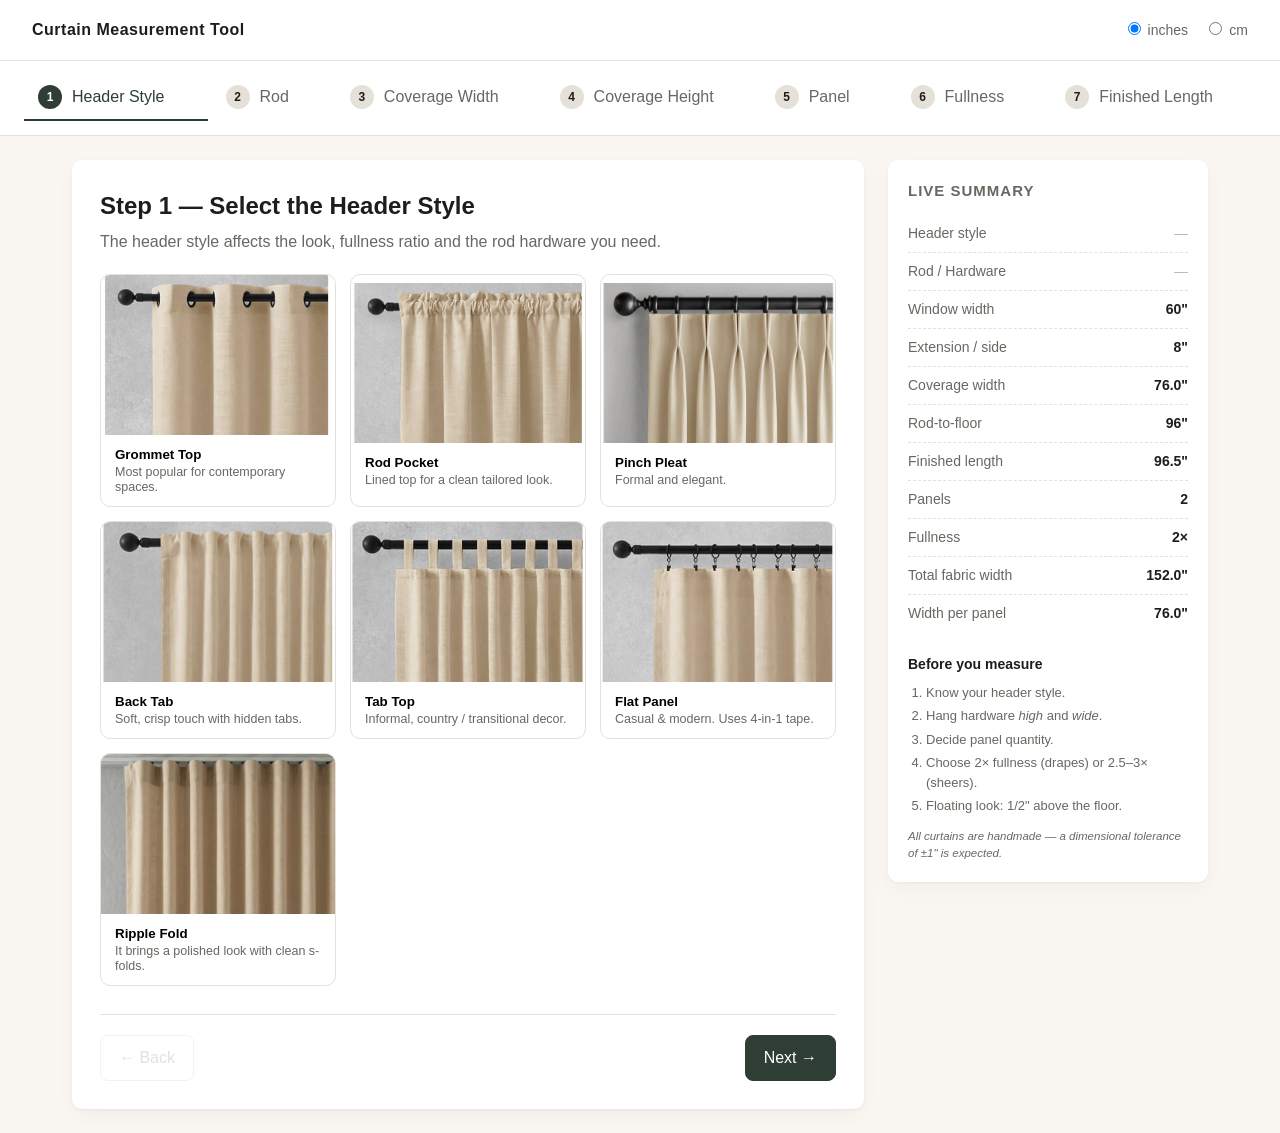
<file: index.html>
<!DOCTYPE html>
<html lang="en">
<head>
<meta charset="UTF-8" />
<meta name="viewport" content="width=device-width, initial-scale=1.0" />
<title>Curtain Measurement Tool</title>
<link rel="stylesheet" href="styles.css" />
</head>
<body>
  <header class="topbar">
    <div class="brand">Curtain Measurement Tool</div>
    <div class="unit-toggle">
      <label><input type="radio" name="unit" value="in" checked /> inches</label>
      <label><input type="radio" name="unit" value="cm" /> cm</label>
    </div>
  </header>

  <nav class="stepper" id="stepper">
    <button class="step active" data-step="1"><span>1</span>Header Style</button>
    <button class="step" data-step="2"><span>2</span>Rod</button>
    <button class="step" data-step="3"><span>3</span>Coverage Width</button>
    <button class="step" data-step="4"><span>4</span>Coverage Height</button>
    <button class="step" data-step="5"><span>5</span>Panel</button>
    <button class="step" data-step="6"><span>6</span>Fullness</button>
    <button class="step" data-step="7"><span>7</span>Finished Length</button>
  </nav>

  <main class="layout">
    <section class="content">
      <!-- STEP 1 -->
      <div class="panel active" data-panel="1">
        <h2>Step 1 — Select the Header Style</h2>
        <p class="muted">The header style affects the look, fullness ratio and the rod hardware you need.</p>
        <div class="grid headers" id="headerGrid"></div>
      </div>

      <!-- STEP 2 -->
      <div class="panel" data-panel="2">
        <h2>Step 2 — Choose the Rod / Hardware</h2>
        <p class="muted">Position your hardware <strong>high</strong> (near the ceiling) and <strong>wide</strong> (extend past the window for stack-back).</p>
        <div class="grid rods" id="rodGrid"></div>
      </div>

      <!-- STEP 3 -->
      <div class="panel" data-panel="3">
        <h2>Step 3 — Coverage Width</h2>
        <p class="muted">Measure the full width you want the curtains to cover when closed (rod length minus the finials, or the full track length).</p>
        <div class="form-row">
          <label>Window width <span class="hint">(measured edge-to-edge)</span></label>
          <input type="number" id="windowWidth" min="0" step="0.1" value="60" placeholder="e.g. 60" />
        </div>
        <div class="form-row">
          <label>Extension per side <span class="hint">(stack-back, recommended 6–12")</span></label>
          <input type="number" id="extension" min="0" step="0.1" value="8" />
        </div>
        <div class="callout">
          <div>Coverage width: <strong id="coverageWidthOut">—</strong></div>
        </div>
      </div>

      <!-- STEP 4 -->
      <div class="panel" data-panel="4">
        <h2>Step 4 — Coverage Height</h2>
        <p class="muted">Measure from the top of the rod (or hook position) down to where you want the curtain to end.</p>
        <div class="form-row">
          <label>Top of rod / hardware to floor</label>
          <input type="number" id="rodToFloor" min="0" step="0.1" value="96" placeholder="e.g. 96" />
        </div>
        <div class="form-row">
          <label>Bottom style</label>
          <select id="bottomStyle">
            <option value="0.5">Floating (1/2" above floor)</option>
            <option value="0">Touching the floor</option>
            <option value="-2">Break (2" puddle)</option>
            <option value="-6">Puddle (6" puddle)</option>
            <option value="sill">Sill / Apron — custom length</option>
          </select>
        </div>
        <div class="form-row" id="customLengthRow" style="display:none">
          <label>Custom finished length (sill / apron)</label>
          <input type="number" id="customLength" min="0" step="0.1" placeholder="e.g. 36" />
        </div>
        <div class="callout">
          <div>Finished length (height): <strong id="coverageHeightOut">—</strong></div>
        </div>
      </div>

      <!-- STEP 5 -->
      <div class="panel" data-panel="5">
        <h2>Step 5 — Panel Quantity</h2>
        <p class="muted">A pair (2 panels) is the most common choice. Use 1 panel for a single-side draw.</p>
        <div class="grid small">
          <label class="card-pick">
            <input type="radio" name="panels" value="1" />
            <div class="card-pick-body"><strong>1 Panel</strong><span>Single side draw</span></div>
          </label>
          <label class="card-pick">
            <input type="radio" name="panels" value="2" checked />
            <div class="card-pick-body"><strong>2 Panels (pair)</strong><span>Most common</span></div>
          </label>
        </div>
      </div>

      <!-- STEP 6 -->
      <div class="panel" data-panel="6">
        <h2>Step 6 — Fullness</h2>
        <p class="muted">Choose 2× for rich drape folds, 2.5–3× for sheers and a luxurious look.</p>
        <div class="grid small">
          <label class="card-pick">
            <input type="radio" name="fullness" value="1.5" />
            <div class="card-pick-body"><strong>1.5×</strong><span>Light gather</span></div>
          </label>
          <label class="card-pick">
            <input type="radio" name="fullness" value="2" checked />
            <div class="card-pick-body"><strong>2×</strong><span>Recommended for drapes</span></div>
          </label>
          <label class="card-pick">
            <input type="radio" name="fullness" value="2.5" />
            <div class="card-pick-body"><strong>2.5×</strong><span>Rich drape</span></div>
          </label>
          <label class="card-pick">
            <input type="radio" name="fullness" value="3" />
            <div class="card-pick-body"><strong>3×</strong><span>Sheers / luxury</span></div>
          </label>
        </div>
      </div>

      <!-- STEP 7 -->
      <div class="panel" data-panel="7">
        <h2>Step 7 — Review &amp; Finished Length</h2>
        <p class="muted">Here's your full order spec. Click <strong>Done</strong> to see a preview of how your curtain will look.</p>
        <div class="summary" id="summary"></div>
        <div class="preview-wrap" id="previewWrap" hidden>
          <h3>Preview</h3>
          <div class="preview" id="preview"></div>
          <p class="muted preview-caption" id="previewCaption"></p>
        </div>
        <div class="actions-row">
          <button class="btn ghost" id="printBtn">Print</button>
          <button class="btn ghost" id="copyBtn">Copy spec</button>
          <button class="btn ghost" id="resetBtn">Start over</button>
        </div>
      </div>

      <div class="nav">
        <button class="btn" id="prevBtn" disabled>← Back</button>
        <button class="btn primary" id="nextBtn">Next →</button>
      </div>
    </section>

    <aside class="sidebar">
      <h3>Live Summary</h3>
      <ul class="live" id="live"></ul>
      <div class="tips">
        <h4>Before you measure</h4>
        <ol>
          <li>Know your header style.</li>
          <li>Hang hardware <em>high</em> and <em>wide</em>.</li>
          <li>Decide panel quantity.</li>
          <li>Choose 2× fullness (drapes) or 2.5–3× (sheers).</li>
          <li>Floating look: 1/2" above the floor.</li>
        </ol>
        <p class="disclaimer">All curtains are handmade — a dimensional tolerance of ±1" is expected.</p>
      </div>
    </aside>
  </main>

  <script src="app.js"></script>
</body>
</html>
</file>
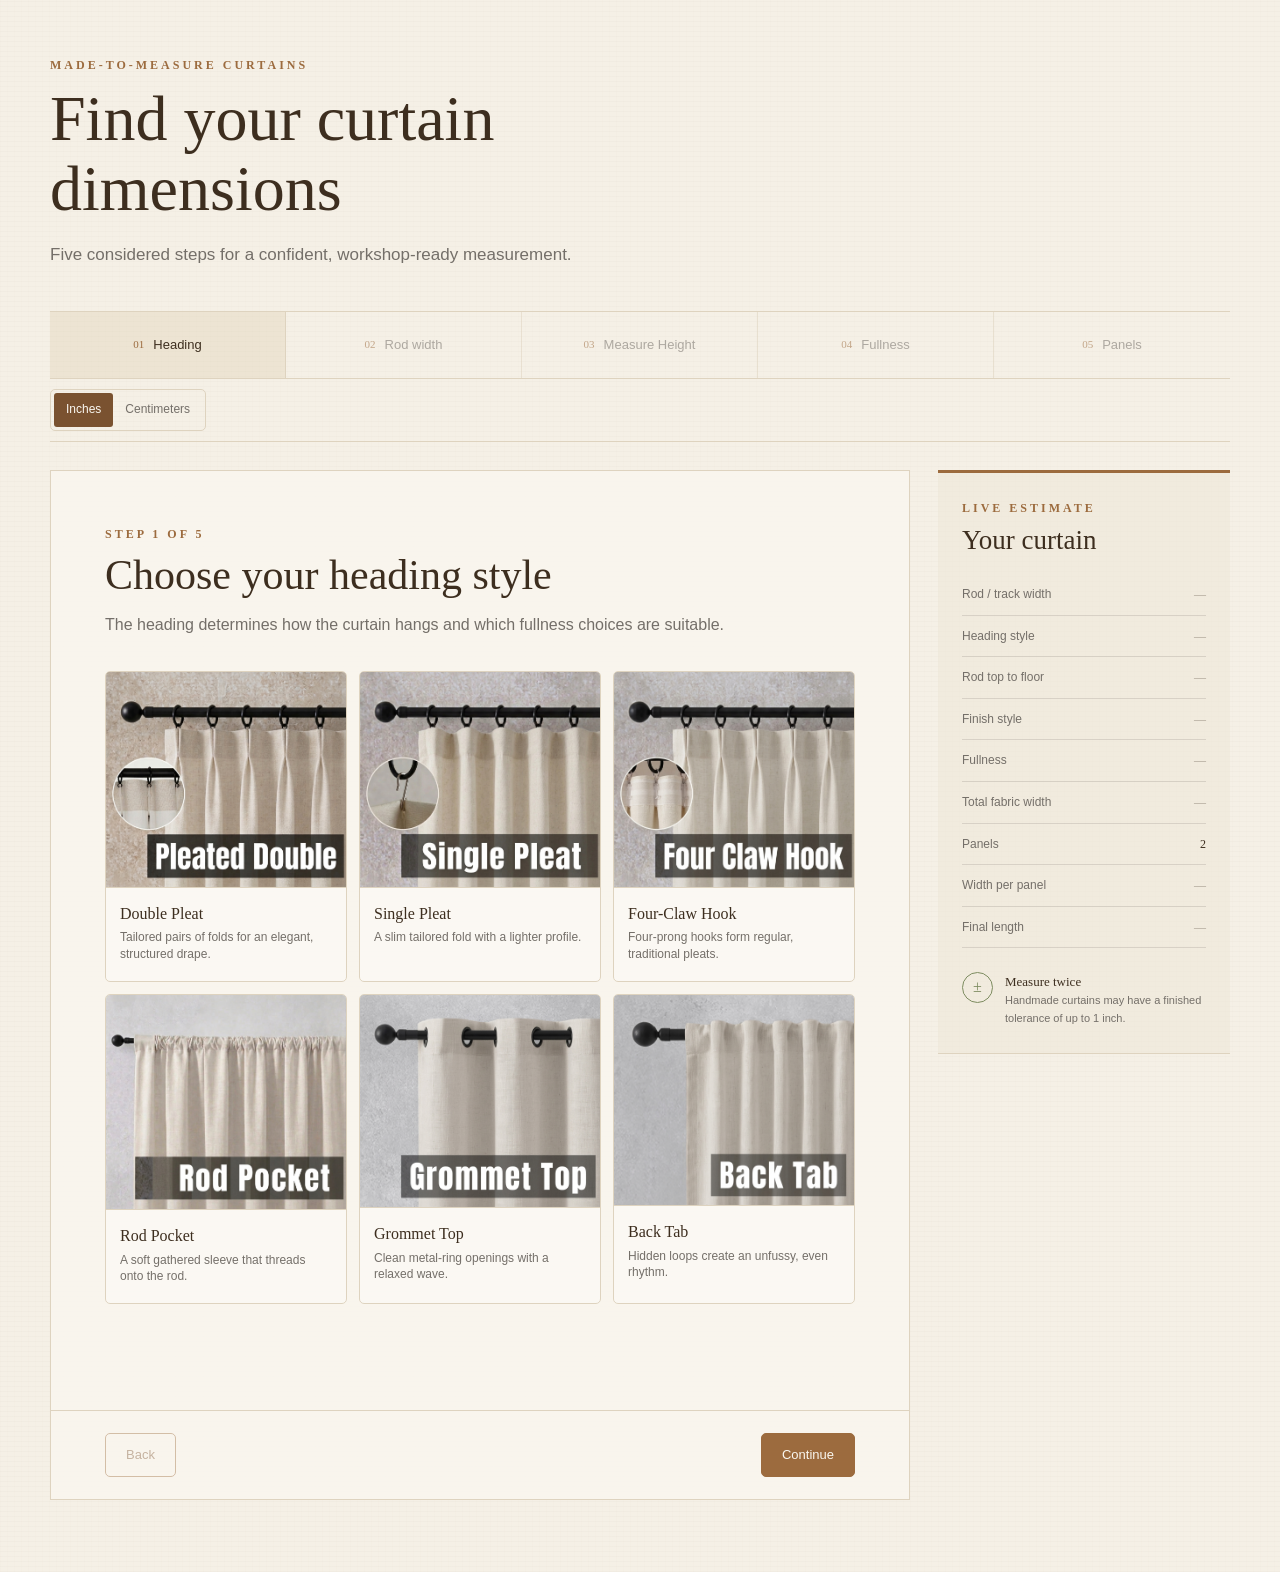
<file: MeasureTool-2.0/index.html>
<!DOCTYPE html>
<html lang="en">
<head>
  <meta charset="UTF-8">
  <meta name="viewport" content="width=device-width, initial-scale=1.0">
  <meta name="description" content="NestWell Studio curtain width and length measuring tool.">
  <title>Curtain Measuring Tool | NestWell Studio</title>
  <link rel="stylesheet" href="styles.css">
</head>
<body>
  <main class="page-shell">
    <section class="intro" aria-labelledby="page-title">
      <p class="eyebrow">Made-to-measure curtains</p>
      <h1 id="page-title">Find your curtain dimensions</h1>
      <p>Five considered steps for a confident, workshop-ready measurement.</p>
    </section>

    <nav class="progress" aria-label="Measurement progress">
      <ol>
        <li><button type="button" class="progress-step is-active" data-go-step="1" aria-current="step"><span>01</span>Heading</button></li>
        <li><button type="button" class="progress-step" data-go-step="2"><span>02</span>Rod width</button></li>
        <li><button type="button" class="progress-step" data-go-step="3"><span>03</span>Measure Height</button></li>
        <li><button type="button" class="progress-step" data-go-step="4"><span>04</span>Fullness</button></li>
        <li><button type="button" class="progress-step" data-go-step="5"><span>05</span>Panels</button></li>
      </ol>
    </nav>

    <div class="unit-toolbar">
      <fieldset class="unit-switch" aria-label="Measurement unit">
        <legend>Measurement unit</legend>
        <label><input type="radio" name="unit" value="in" checked><span>Inches</span></label>
        <label><input type="radio" name="unit" value="cm"><span>Centimeters</span></label>
      </fieldset>
    </div>

    <div class="workspace">
      <section class="tool" aria-live="polite">
        <form id="measurementForm" novalidate>
          <section class="step-panel is-active" data-step="1" aria-labelledby="step-1-title">
            <header class="step-heading">
              <p class="step-kicker">Step 1 of 5</p>
              <h2 id="step-1-title">Choose your heading style</h2>
              <p>The heading determines how the curtain hangs and which fullness choices are suitable.</p>
            </header>
            <fieldset class="choice-group">
              <legend class="sr-only">Heading style</legend>
              <div class="heading-grid" id="headingOptions"></div>
            </fieldset>
            <p class="field-error" id="step1Error" role="alert"></p>
          </section>

          <section class="step-panel" data-step="2" aria-labelledby="step-2-title" hidden>
            <header class="step-heading">
              <p class="step-kicker">Step 2 of 5</p>
              <h2 id="step-2-title">Measure the rod or track</h2>
              <p>Measure the usable width, excluding decorative finials. If your hardware is not installed, estimate it from the window width.</p>
            </header>

            <fieldset class="choice-group">
              <legend>Is the rod or track already installed?</legend>
              <div class="choice-grid two-column">
                <label class="choice-card">
                  <input type="radio" name="widthMethod" value="direct" checked>
                  <span class="choice-copy"><strong>Yes, measure it</strong><small>Enter the usable rod or track length.</small></span>
                </label>
                <label class="choice-card">
                  <input type="radio" name="widthMethod" value="window">
                  <span class="choice-copy"><strong>Not yet</strong><small>Estimate from the window width.</small></span>
                </label>
              </div>
            </fieldset>

            <div id="directWidthFields">
              <label class="field" for="rodWidth">
                <span>Rod or track length</span>
                <span class="measurement-input"><input id="rodWidth" type="number" min="0" step="0.1" inputmode="decimal" placeholder="Enter length"><small data-unit-label>in</small></span>
              </label>
            </div>

            <div id="windowWidthFields" hidden>
              <label class="field" for="windowWidth">
                <span>Window width</span>
                <span class="measurement-input"><input id="windowWidth" type="number" min="0" step="0.1" inputmode="decimal" placeholder="Enter width"><small data-unit-label>in</small></span>
              </label>
              <fieldset class="choice-group compact">
                <legend>Add room for stacking curtains</legend>
                <div class="choice-grid two-column">
                  <label class="choice-card">
                    <input type="radio" name="extension" value="12" checked>
                    <span class="choice-copy"><strong data-extension="12">+12 in</strong><small>Recommended for small windows</small></span>
                  </label>
                  <label class="choice-card">
                    <input type="radio" name="extension" value="16">
                    <span class="choice-copy"><strong data-extension="16">+16 in</strong><small>Recommended for large windows</small></span>
                  </label>
                </div>
              </fieldset>
            </div>

            <div class="result-strip"><span>Rod or track width</span><strong id="curtainWidthResult">Not measured</strong></div>
            <p class="field-error" id="step2Error" role="alert"></p>
          </section>

          <section class="step-panel" data-step="3" aria-labelledby="step-3-title" hidden>
            <header class="step-heading">
              <p class="step-kicker">Step 3 of 5</p>
              <h2 id="step-3-title">Measure height &amp; choose your finish</h2>
              <p>Start with the height of your rod. Then decide how your curtains will meet the floor.</p>
            </header>

            <section class="height-section" aria-labelledby="height-section-title">
              <div class="section-label"><span>01</span><h3 id="height-section-title">From rod to floor</h3></div>
              <div class="height-guide">
                <figure class="height-illustration">
                  <div id="heightIllustration"></div>
                  <figcaption>One straight measurement, from rod top to floor.</figcaption>
                </figure>
                <div class="height-copy">
                  <p class="eyebrow">Your starting point</p>
                  <h4>How high is your rod?</h4>
                  <p id="heightHelp">Measure straight down from the <strong>top of the rod</strong> to the floor, not to the window sill.</p>
                  <label class="field" for="rodToFloorHeight">
                    <span>Rod top to floor</span>
                    <span class="measurement-input"><input id="rodToFloorHeight" type="number" min="0" step="any" inputmode="decimal" placeholder="Enter height" aria-describedby="heightHelp heightError"><small data-unit-label>in</small></span>
                  </label>
                  <p class="field-error" id="heightError" role="alert"></p>
                  <p class="measurement-tip">Measure at two or three points and use the shortest distance if your floor is uneven.</p>
                </div>
              </div>
            </section>

            <section class="finish-section" aria-labelledby="finish-section-title">
              <div class="section-label"><span>02</span><h3 id="finish-section-title">Choose your finish style</h3></div>
              <p class="section-intro">A little clearance, a tailored touch, or a soft pool of linen. Find the finish that feels like home.</p>
              <fieldset class="choice-group" aria-describedby="finishStyleError">
                <legend class="sr-only">Finish style</legend>
                <div class="finish-grid" id="finishOptions"></div>
              </fieldset>
              <p class="illustration-note">Illustrations show the hem effect; proportions are illustrative.</p>
              <p class="field-error" id="finishStyleError" role="alert"></p>
            </section>

            <div class="length-adjustment" id="grommetLengthAdjustment" hidden>
              <strong>Grommet Top adjustment</strong>
              <p id="grommetLengthCopy"></p>
            </div>
            <div class="result-strip">
              <span>Final curtain length</span>
              <strong id="finishedLengthResult">—</strong>
            </div>
            <p class="length-breakdown" id="lengthBreakdown"></p>
          </section>

          <section class="step-panel" data-step="4" aria-labelledby="step-4-title" hidden>
            <header class="step-heading">
              <p class="step-kicker">Step 4 of 5</p>
              <h2 id="step-4-title">Choose the fullness</h2>
              <p>Fullness is the ratio of fabric width to rod width. More fullness creates deeper, richer folds.</p>
            </header>
            <div class="context-note" id="fullnessGuidance"></div>
            <fieldset class="choice-group">
              <legend>Fullness ratio</legend>
              <div class="choice-grid three-column" id="fullnessOptions"></div>
            </fieldset>
            <div class="formula" aria-label="Fabric width formula">
              <span id="formulaRodWidth">—</span><i aria-hidden="true">×</i><span id="formulaFullness">—</span><i aria-hidden="true">=</i><strong id="fabricWidthResult">—</strong>
            </div>
            <p class="field-error" id="step4Error" role="alert"></p>
          </section>

          <section class="step-panel" data-step="5" aria-labelledby="step-5-title" hidden>
            <header class="step-heading">
              <p class="step-kicker">Step 5 of 5</p>
              <h2 id="step-5-title">Choose the number of panels</h2>
              <p>A pair opens from the center; one panel is suited to a single-side draw.</p>
            </header>
            <fieldset class="choice-group">
              <legend>Panel quantity</legend>
              <div class="choice-grid two-column">
                <label class="choice-card panel-choice">
                  <input type="radio" name="panels" value="1">
                  <span class="panel-icon one" aria-hidden="true"><i></i></span>
                  <span class="choice-copy"><strong>1 Panel</strong><small>Single-side opening</small></span>
                </label>
                <label class="choice-card panel-choice">
                  <input type="radio" name="panels" value="2" checked>
                  <span class="panel-icon two" aria-hidden="true"><i></i><i></i></span>
                  <span class="choice-copy"><strong>2 Panels</strong><small>Center opening</small></span>
                </label>
              </div>
            </fieldset>
            <div class="dimension-pair">
              <div><span>Total fabric width</span><strong id="panelTotalResult">—</strong></div>
              <div><span>Width per panel</span><strong id="panelWidthResult">—</strong></div>
            </div>
          </section>

          <section class="step-panel review-panel" data-step="6" aria-labelledby="review-title" hidden>
            <header class="step-heading">
              <p class="step-kicker">Your measurements</p>
              <h2 id="review-title">Ready for the workroom</h2>
              <p>Review these dimensions before ordering. Curtain width shown is the flat fabric width before sewing allowances.</p>
            </header>
            <dl class="review-list" id="reviewList"></dl>
            <p class="copy-status" id="copyStatus" role="status"></p>
            <div class="review-actions">
              <button type="button" class="button secondary" id="editButton">Edit measurements</button>
              <button type="button" class="button secondary" id="copyButton">Copy specification</button>
              <button type="button" class="button secondary" id="saveXmlButton">Name &amp; Save it</button>
              <button type="button" class="button secondary" id="printButton">Print</button>
              <button type="button" class="text-button" id="resetButton">Start over</button>
            </div>
          </section>

          <footer class="form-navigation" id="formNavigation">
            <button type="button" class="button secondary" id="backButton" disabled>Back</button>
            <button type="button" class="button primary" id="nextButton">Continue</button>
          </footer>
        </form>
      </section>

      <aside class="summary-rail" id="summaryPopup" aria-labelledby="summary-title">
        <div class="summary-popup-header">
          <p class="eyebrow">Live estimate</p>
          <button type="button" class="summary-close" id="summaryClose" aria-label="Close live estimate" title="Close">×</button>
        </div>
        <h2 id="summary-title">Your curtain</h2>
        <dl id="liveSummary"></dl>
        <div class="summary-note">
          <span aria-hidden="true">±</span>
          <p><strong>Measure twice</strong>Handmade curtains may have a finished tolerance of up to 1 inch.</p>
        </div>
      </aside>
    </div>

    <div class="summary-backdrop" id="summaryBackdrop" aria-hidden="true"></div>
    <button type="button" class="summary-trigger" id="summaryTrigger" aria-controls="summaryPopup" aria-expanded="false">
      <span>Live estimate</span>
      <strong id="summaryTriggerValue">—</strong>
    </button>

    <dialog class="save-dialog" id="saveDialog" aria-labelledby="save-dialog-title">
      <form method="dialog" id="saveDialogForm">
        <p class="eyebrow">Save your specification</p>
        <h2 id="save-dialog-title">Name this curtain</h2>
        <p class="save-dialog-copy">Give this measurement a name you will recognise later, such as the room or window it belongs to.</p>
        <label class="field" for="saveFileName">
          <span>File name</span>
          <span class="measurement-input">
            <input id="saveFileName" type="text" autocomplete="off" placeholder="Living room bay window" maxlength="80" required>
            <small>.xml</small>
          </span>
        </label>
        <p class="field-error" id="saveDialogError" role="alert"></p>
        <div class="save-dialog-actions">
          <button type="button" class="button secondary" id="saveDialogCancel">Cancel</button>
          <button type="submit" class="button primary" id="saveDialogConfirm">Save file</button>
        </div>
      </form>
    </dialog>
  </main>

  <script src="app.js"></script>
</body>
</html>
</file>
<file: styles.css>
:root {
  --bg: #faf7f2;
  --ink: #1f1d1a;
  --muted: #6b6660;
  --line: #e6e1d8;
  --accent: #2f3e34;
  --accent-ink: #ffffff;
  --card: #ffffff;
  --hi: #c9a45a;
  --shadow: 0 1px 3px rgba(0,0,0,.05), 0 8px 24px rgba(0,0,0,.04);
  --radius: 10px;
}

* { box-sizing: border-box; }
html, body { margin: 0; padding: 0; }
body {
  font-family: -apple-system, BlinkMacSystemFont, "Segoe UI", Roboto, "Helvetica Neue", Arial, sans-serif;
  background: var(--bg);
  color: var(--ink);
  line-height: 1.5;
}

.topbar {
  display: flex;
  align-items: center;
  justify-content: space-between;
  padding: 18px 32px;
  border-bottom: 1px solid var(--line);
  background: #fff;
}
.brand { font-weight: 700; letter-spacing: .5px; }
.unit-toggle label { margin-left: 12px; font-size: 14px; color: var(--muted); }

.stepper {
  display: flex;
  gap: 4px;
  overflow-x: auto;
  padding: 14px 24px;
  border-bottom: 1px solid var(--line);
  background: #fff;
}
.step {
  flex: 1 0 auto;
  background: transparent;
  border: 0;
  padding: 10px 14px;
  cursor: pointer;
  font: inherit;
  color: var(--muted);
  border-bottom: 2px solid transparent;
  display: flex; align-items: center; gap: 10px;
  white-space: nowrap;
  transition: color .15s, border-color .15s;
}
.step span {
  display: inline-flex; align-items: center; justify-content: center;
  width: 24px; height: 24px; border-radius: 50%;
  background: var(--line); color: var(--ink);
  font-size: 12px; font-weight: 600;
}
.step.active { color: var(--accent); border-bottom-color: var(--accent); }
.step.active span { background: var(--accent); color: #fff; }
.step.done span { background: var(--hi); color: #fff; }

.layout {
  display: grid;
  grid-template-columns: 1fr 320px;
  gap: 24px;
  padding: 24px 32px;
  max-width: 1200px;
  margin: 0 auto;
}
@media (max-width: 900px) { .layout { grid-template-columns: 1fr; } }

.content { background: var(--card); border-radius: var(--radius); padding: 28px; box-shadow: var(--shadow); }
.panel { display: none; }
.panel.active { display: block; animation: fade .2s ease; }
@keyframes fade { from { opacity: 0; transform: translateY(4px); } to { opacity: 1; transform: none; } }

h2 { margin: 0 0 6px; }
.muted { color: var(--muted); margin: 0 0 20px; }

.grid {
  display: grid;
  grid-template-columns: repeat(auto-fill, minmax(180px, 1fr));
  gap: 14px;
}
.grid.small { grid-template-columns: repeat(auto-fill, minmax(160px, 1fr)); }

.card {
  border: 1px solid var(--line);
  border-radius: var(--radius);
  background: #fff;
  cursor: pointer;
  text-align: left;
  padding: 0;
  overflow: hidden;
  transition: border-color .15s, transform .15s, box-shadow .15s;
}
.card:hover { border-color: var(--accent); transform: translateY(-2px); box-shadow: var(--shadow); }
.card.selected { border-color: var(--accent); box-shadow: 0 0 0 2px var(--accent) inset; }
.card .thumb {
  height: 160px;
  display: flex; align-items: center; justify-content: center;
  background: linear-gradient(180deg, #f5efe3 0%, #ece4d3 100%);
  font-size: 12px; color: var(--muted);
  overflow: hidden;
}
.card .thumb svg { width: 90%; height: 90%; }
.card .thumb-img img { width: 100%; height: 100%; object-fit: cover; display: block; }
.card .body { padding: 12px 14px; }
.card .body strong { display: block; margin-bottom: 2px; }
.card .body span { font-size: 12.5px; color: var(--muted); }

.card-pick {
  display: block; cursor: pointer;
  border: 1px solid var(--line);
  border-radius: var(--radius);
  padding: 14px 16px;
  background: #fff;
  transition: border-color .15s, box-shadow .15s;
}
.card-pick:hover { border-color: var(--accent); }
.card-pick input { display: none; }
.card-pick:has(input:checked) { border-color: var(--accent); box-shadow: 0 0 0 2px var(--accent) inset; }
.card-pick-body strong { display:block; }
.card-pick-body span { font-size: 12.5px; color: var(--muted); }

.form-row { margin-bottom: 16px; max-width: 480px; }
.form-row label { display: block; font-size: 13.5px; margin-bottom: 6px; color: var(--ink); font-weight: 500; }
.form-row .hint { color: var(--muted); font-weight: 400; }
.form-row input, .form-row select {
  width: 100%; padding: 10px 12px;
  border: 1px solid var(--line); border-radius: 8px;
  font: inherit; background: #fff;
}
.form-row input:focus, .form-row select:focus { outline: 2px solid var(--accent); outline-offset: 0; border-color: var(--accent); }

.callout {
  margin-top: 12px;
  padding: 14px 16px;
  background: #f5efe3;
  border-left: 3px solid var(--hi);
  border-radius: 6px;
}

.nav { display: flex; justify-content: space-between; margin-top: 28px; padding-top: 20px; border-top: 1px solid var(--line); }
.actions-row { display: flex; gap: 8px; margin-top: 16px; }
.btn {
  padding: 10px 18px; border-radius: 8px;
  border: 1px solid var(--line); background: #fff; cursor: pointer;
  font: inherit; transition: background .15s, color .15s, border-color .15s;
}
.btn:hover:not(:disabled) { border-color: var(--accent); }
.btn:disabled { opacity: .4; cursor: not-allowed; }
.btn.primary { background: var(--accent); color: var(--accent-ink); border-color: var(--accent); }
.btn.primary:hover:not(:disabled) { background: #233028; }
.btn.ghost { background: transparent; }

.sidebar {
  background: var(--card); border-radius: var(--radius); padding: 20px;
  box-shadow: var(--shadow); height: fit-content; position: sticky; top: 20px;
}
.sidebar h3 { margin: 0 0 12px; font-size: 15px; text-transform: uppercase; letter-spacing: 1px; color: var(--muted); }
.live { list-style: none; padding: 0; margin: 0 0 22px; }
.live li { padding: 8px 0; border-bottom: 1px dashed var(--line); font-size: 14px; display: flex; justify-content: space-between; gap: 8px; }
.live li:last-child { border-bottom: 0; }
.live li .k { color: var(--muted); }
.live li .v { font-weight: 600; text-align: right; }
.live li .v.empty { color: #c0bbb1; font-weight: 400; }

.tips h4 { margin: 0 0 8px; font-size: 14px; }
.tips ol { padding-left: 18px; margin: 0 0 12px; font-size: 13px; color: var(--muted); }
.tips li { margin-bottom: 4px; }
.disclaimer { font-size: 11.5px; color: var(--muted); font-style: italic; margin: 0; }

.summary {
  border: 1px solid var(--line);
  border-radius: var(--radius);
  overflow: hidden;
}
.summary table { width: 100%; border-collapse: collapse; }
.summary td { padding: 10px 14px; border-bottom: 1px solid var(--line); font-size: 14px; }
.summary tr:last-child td { border-bottom: 0; }
.summary td:first-child { color: var(--muted); width: 45%; }
.summary td:last-child { font-weight: 600; }
.summary .section { background: #f5efe3; font-weight: 700; color: var(--accent); }

.preview-wrap { margin-top: 24px; animation: fade .25s ease; }
.preview-wrap h3 { margin: 0 0 10px; font-size: 15px; text-transform: uppercase; letter-spacing: 1px; color: var(--muted); }
.preview {
  background: linear-gradient(180deg, #efe7d6 0%, #e3d8c0 60%, #cdbfa3 100%);
  border: 1px solid var(--line);
  border-radius: var(--radius);
  padding: 16px;
  display: flex;
  justify-content: center;
}
.preview svg { width: 100%; height: auto; max-height: 520px; display: block; }
.preview-caption { margin-top: 10px; font-size: 13px; }

@media print {
  .topbar, .stepper, .nav, .sidebar, .actions-row { display: none !important; }
  body { background: #fff; }
  .layout { grid-template-columns: 1fr; padding: 0; }
  .content { box-shadow: none; }
  .panel { display: none; }
  .panel[data-panel="7"] { display: block !important; }
}
</file>
<file: MeasureTool-2.0/styles.css>
:root {
  --linen: #f5f0e6;
  --paper: #faf7f0;
  --paper-deep: #eee7d8;
  --terracotta: #9c6b3e;
  --terracotta-dark: #7a5230;
  --olive: #7c8b5f;
  --coffee: #3d2e1f;
  --taupe: #746f69;
  --eggshell: #d8c7a1;
  --line: #ded3bf;
  --error: #a33e2b;
  --serif: Georgia, "Times New Roman", serif;
  --sans: "Avenir Next", Avenir, "Gill Sans", "Trebuchet MS", sans-serif;
  color-scheme: light;
}

* {
  box-sizing: border-box;
}

html {
  min-width: 320px;
  scroll-behavior: smooth;
}

body {
  min-height: 100vh;
  margin: 0;
  color: var(--coffee);
  background-color: var(--linen);
  background-image:
    repeating-linear-gradient(0deg, rgba(61, 46, 31, 0.018) 0, rgba(61, 46, 31, 0.018) 1px, transparent 1px, transparent 5px),
    repeating-linear-gradient(90deg, rgba(156, 107, 62, 0.012) 0, rgba(156, 107, 62, 0.012) 1px, transparent 1px, transparent 7px);
  font-family: var(--sans);
  font-size: 16px;
  line-height: 1.55;
}

button,
input {
  font: inherit;
}

button {
  color: inherit;
}

button:focus-visible,
input:focus-visible {
  outline: 3px solid rgba(124, 139, 95, 0.45);
  outline-offset: 3px;
}

[hidden] {
  display: none !important;
}

.sr-only {
  position: absolute;
  width: 1px;
  height: 1px;
  padding: 0;
  margin: -1px;
  overflow: hidden;
  clip: rect(0, 0, 0, 0);
  white-space: nowrap;
  border: 0;
}

.unit-switch {
  margin: 0;
  padding: 3px;
  border: 1px solid var(--line);
  border-radius: 5px;
  display: flex;
}

.unit-switch legend {
  position: absolute;
  width: 1px;
  height: 1px;
  overflow: hidden;
  clip: rect(0, 0, 0, 0);
}

.unit-switch label {
  cursor: pointer;
}

.unit-switch input {
  position: absolute;
  opacity: 0;
  pointer-events: none;
}

.unit-switch span {
  min-height: 34px;
  padding: 7px 12px;
  border-radius: 3px;
  color: var(--taupe);
  display: grid;
  place-items: center;
  font-size: 12px;
  letter-spacing: 0;
}

.unit-switch input:checked + span {
  color: var(--paper);
  background: var(--terracotta-dark);
}

.unit-switch input:focus-visible + span {
  outline: 3px solid rgba(124, 139, 95, 0.45);
  outline-offset: 2px;
}

.page-shell {
  width: min(1180px, calc(100% - 40px));
  margin: 0 auto;
  padding: 56px 0 72px;
}

.intro {
  max-width: 700px;
  margin-bottom: 42px;
}

.eyebrow,
.step-kicker {
  margin: 0 0 9px;
  color: var(--terracotta);
  font-family: var(--serif);
  font-size: 12px;
  font-weight: 700;
  letter-spacing: 3px;
  text-transform: uppercase;
}

.intro h1,
.step-heading h2,
.summary-rail h2 {
  margin: 0;
  font-family: var(--serif);
  font-weight: 400;
  letter-spacing: 0;
  line-height: 1.1;
}

.intro h1 {
  max-width: 660px;
  font-size: clamp(38px, 6vw, 64px);
}

.intro > p:last-child {
  max-width: 560px;
  margin: 18px 0 0;
  color: var(--taupe);
  font-size: 17px;
}

.progress {
  margin-bottom: 0;
  border-top: 1px solid var(--line);
  border-bottom: 1px solid var(--line);
}

.progress ol {
  margin: 0;
  padding: 0;
  list-style: none;
  display: grid;
  grid-template-columns: repeat(5, 1fr);
}

.progress li {
  min-width: 0;
}

.progress-step {
  width: 100%;
  min-height: 66px;
  padding: 10px 14px;
  border: 0;
  border-right: 1px solid var(--line);
  color: var(--taupe);
  background: transparent;
  cursor: pointer;
  display: flex;
  align-items: center;
  justify-content: center;
  gap: 9px;
  font-size: 13px;
}

.progress li:last-child .progress-step {
  border-right: 0;
}

.progress-step span {
  color: var(--terracotta);
  font-family: var(--serif);
  font-size: 11px;
}

.progress-step:disabled {
  cursor: not-allowed;
  opacity: 0.55;
}

.progress-step.is-active {
  color: var(--coffee);
  background: rgba(216, 199, 161, 0.28);
}

.progress-step.is-complete span::after {
  content: " ·";
  color: var(--olive);
}

.unit-toolbar {
  min-height: 58px;
  margin-bottom: 28px;
  padding: 10px 0;
  border-bottom: 1px solid var(--line);
  display: flex;
  align-items: center;
  justify-content: flex-start;
}

.workspace {
  display: grid;
  grid-template-columns: minmax(0, 1fr) 292px;
  gap: 28px;
  align-items: start;
}

.tool {
  min-height: 610px;
  border: 1px solid var(--line);
  background: rgba(250, 247, 240, 0.82);
}

#measurementForm {
  min-height: 608px;
  display: flex;
  flex-direction: column;
}

.step-panel {
  padding: clamp(28px, 5vw, 54px);
  animation: panel-in 300ms ease-out both;
}

@keyframes panel-in {
  from { opacity: 0; transform: translateY(7px); }
  to { opacity: 1; transform: translateY(0); }
}

@media (prefers-reduced-motion: reduce) {
  *, *::before, *::after {
    scroll-behavior: auto !important;
    animation-duration: 0.01ms !important;
    animation-iteration-count: 1 !important;
  }
}

.step-heading {
  max-width: 660px;
  margin-bottom: 34px;
}

.step-heading h2 {
  font-size: clamp(29px, 4vw, 42px);
}

.step-heading > p:last-child {
  margin: 14px 0 0;
  color: var(--taupe);
}

fieldset {
  min-width: 0;
}

.choice-group {
  margin: 0 0 28px;
  padding: 0;
  border: 0;
}

.choice-group.compact {
  margin-top: 24px;
}

.choice-group > legend,
.field > span:first-child {
  margin-bottom: 9px;
  color: var(--coffee);
  font-family: var(--serif);
  font-size: 14px;
  letter-spacing: 1px;
}

.choice-grid {
  display: grid;
  gap: 12px;
}

.choice-grid.two-column {
  grid-template-columns: repeat(2, minmax(0, 1fr));
}

.choice-grid.three-column {
  grid-template-columns: repeat(3, minmax(0, 1fr));
}

.choice-card,
.heading-card {
  position: relative;
  min-width: 0;
  border: 1px solid var(--line);
  border-radius: 5px;
  background: rgba(255, 255, 255, 0.35);
  cursor: pointer;
  transition: border-color 150ms ease, background-color 150ms ease, transform 150ms ease;
}

.choice-card {
  min-height: 88px;
  padding: 17px;
  display: flex;
  align-items: center;
  gap: 15px;
}

.choice-card:hover,
.heading-card:hover {
  border-color: var(--terracotta);
  transform: translateY(-1px);
}

.choice-card:has(input:checked),
.heading-card:has(input:checked) {
  border-color: var(--terracotta);
  background: rgba(216, 199, 161, 0.25);
  box-shadow: inset 0 0 0 1px var(--terracotta);
}

.choice-card > input,
.heading-card > input {
  position: absolute;
  opacity: 0;
}

.choice-card::before {
  content: "";
  flex: 0 0 auto;
  width: 17px;
  height: 17px;
  border: 1px solid var(--taupe);
  border-radius: 50%;
  box-shadow: inset 0 0 0 4px var(--paper);
}

.choice-card:has(input:checked)::before {
  border-color: var(--terracotta);
  background: var(--terracotta);
}

.choice-card:has(input:focus-visible),
.heading-card:has(input:focus-visible) {
  outline: 3px solid rgba(124, 139, 95, 0.45);
  outline-offset: 3px;
}

.choice-copy {
  min-width: 0;
  display: block;
}

.choice-copy strong,
.choice-copy small {
  display: block;
}

.choice-copy strong {
  font-family: var(--serif);
  font-size: 16px;
  font-weight: 400;
}

.choice-copy small {
  margin-top: 3px;
  color: var(--taupe);
  font-size: 12px;
  line-height: 1.4;
}

.field {
  width: min(100%, 460px);
  margin: 22px 0;
  display: block;
}

.field > span:first-child {
  display: block;
}

.measurement-input {
  min-height: 52px;
  border: 1px solid var(--line);
  border-radius: 5px;
  background: rgba(255, 255, 255, 0.6);
  display: flex;
  align-items: center;
}

.measurement-input:focus-within {
  border-color: var(--olive);
  box-shadow: 0 0 0 3px rgba(124, 139, 95, 0.16);
}

.measurement-input input {
  width: 100%;
  min-width: 0;
  padding: 13px 16px;
  border: 0;
  outline: 0;
  color: var(--coffee);
  background: transparent;
  font-size: 18px;
}

.measurement-input small {
  min-width: 50px;
  padding: 0 14px;
  border-left: 1px solid var(--line);
  color: var(--terracotta-dark);
  font-family: var(--serif);
  text-align: center;
}

.result-strip {
  min-height: 68px;
  margin-top: 28px;
  padding: 14px 18px;
  border-left: 3px solid var(--olive);
  background: rgba(124, 139, 95, 0.09);
  display: flex;
  align-items: center;
  justify-content: space-between;
  gap: 20px;
}

.result-strip span,
.dimension-pair span {
  color: var(--taupe);
  font-size: 13px;
}

.result-strip strong,
.dimension-pair strong {
  font-family: var(--serif);
  font-size: 20px;
  font-weight: 400;
}

.field-error {
  min-height: 24px;
  margin: 10px 0 0;
  color: var(--error);
  font-size: 13px;
}

.heading-grid {
  display: grid;
  grid-template-columns: repeat(3, minmax(0, 1fr));
  gap: 12px;
}

.heading-card {
  overflow: hidden;
}

.heading-art {
  aspect-ratio: 1.15;
  border-bottom: 1px solid var(--line);
  background: rgba(216, 199, 161, 0.2);
  display: grid;
  place-items: center;
}

.heading-art img {
  width: 100%;
  height: 100%;
  object-fit: contain;
  display: block;
}

.heading-card .choice-copy {
  min-height: 93px;
  padding: 14px;
}

.context-note {
  margin-bottom: 24px;
  padding: 16px 18px;
  border: 1px solid var(--eggshell);
  color: var(--taupe);
  background: rgba(216, 199, 161, 0.17);
  font-size: 14px;
}

.context-note strong {
  color: var(--coffee);
}

.fullness-choice {
  min-height: 0;
  padding: 0;
  overflow: hidden;
  flex-direction: column;
  align-items: stretch;
  justify-content: center;
  text-align: center;
}

.fullness-choice::before {
  display: none;
}

.fullness-art {
  aspect-ratio: 1.4;
  border-bottom: 1px solid var(--line);
  background: var(--paper-deep);
  display: block;
  overflow: hidden;
}

.fullness-art img {
  width: 100%;
  height: 100%;
  object-fit: cover;
  display: block;
}

.fullness-choice .choice-copy {
  min-height: 56px;
  padding: 13px;
  display: flex;
  flex-direction: column;
  justify-content: center;
}

.fullness-choice .choice-copy small {
  margin-top: 0;
  font-size: 14px;
}

.formula {
  padding: 24px 10px;
  border-top: 1px solid var(--line);
  border-bottom: 1px solid var(--line);
  display: grid;
  grid-template-columns: minmax(80px, 1fr) auto minmax(60px, 0.7fr) auto minmax(100px, 1fr);
  gap: 12px;
  align-items: center;
  text-align: center;
}

.formula span,
.formula strong {
  font-family: var(--serif);
  font-size: 19px;
  font-weight: 400;
}

.formula strong {
  color: var(--terracotta-dark);
}

.formula i {
  color: var(--olive);
  font-style: normal;
}

.panel-choice {
  min-height: 118px;
}

.panel-icon {
  width: 58px;
  height: 68px;
  border-top: 3px solid var(--coffee);
  display: flex;
  gap: 2px;
}

.panel-icon i {
  flex: 1;
  height: 64px;
  border: 1px solid var(--terracotta);
  border-top: 0;
  background: repeating-linear-gradient(90deg, rgba(156, 107, 62, 0.1) 0 4px, transparent 4px 8px);
}

.dimension-pair {
  margin-top: 34px;
  border-top: 1px solid var(--line);
  border-bottom: 1px solid var(--line);
  display: grid;
  grid-template-columns: repeat(2, 1fr);
}

.dimension-pair > div {
  padding: 20px;
  display: flex;
  flex-direction: column;
}

.dimension-pair > div + div {
  border-left: 1px solid var(--line);
}

.section-label {
  margin-bottom: 20px;
  display: flex;
  align-items: center;
  gap: 12px;
}

.section-label > span {
  width: 30px;
  height: 30px;
  border: 1px solid var(--eggshell);
  border-radius: 50%;
  color: var(--terracotta);
  display: grid;
  place-items: center;
  font-family: var(--serif);
  font-size: 12px;
}

.section-label h3 {
  margin: 0;
  font-family: var(--serif);
  font-size: 23px;
  font-weight: 400;
}

.height-guide {
  display: grid;
  grid-template-columns: minmax(0, 1.1fr) minmax(0, 1fr);
  gap: 24px;
  align-items: center;
}

.height-illustration {
  margin: 0;
  overflow: hidden;
  border: 1px solid var(--line);
  border-radius: 5px;
  background: var(--paper-deep);
}

.room-illustration {
  display: block;
  width: 100%;
  height: auto;
}

.height-illustration figcaption {
  padding: 12px 16px;
  border-top: 1px solid var(--line);
  color: var(--taupe);
  background: var(--paper);
  font-size: 11px;
  text-align: center;
}

.height-copy h4 {
  margin: 0 0 12px;
  font-family: var(--serif);
  font-size: 25px;
  font-weight: 400;
  line-height: 1.2;
}

.height-copy > p:not(.eyebrow):not(.field-error) {
  color: var(--taupe);
  font-size: 13px;
}

.height-copy strong {
  color: var(--coffee);
  font-weight: 500;
}

.height-copy .field {
  margin-bottom: 0;
}

.measurement-tip {
  padding-left: 12px;
  border-left: 2px solid var(--eggshell);
}

.finish-section {
  margin-top: 36px;
  padding-top: 28px;
  border-top: 1px solid var(--line);
}

.section-intro {
  margin: -8px 0 24px;
  color: var(--taupe);
  font-size: 14px;
}

.finish-grid {
  display: grid;
  grid-template-columns: repeat(3, minmax(0, 1fr));
  gap: 12px;
}

.finish-card {
  padding: 0;
  display: flex;
  flex-direction: column;
  align-items: stretch;
  gap: 0;
  overflow: hidden;
}

.finish-card::before {
  position: absolute;
  top: 12px;
  right: 12px;
  z-index: 1;
  background: var(--paper);
}

.finish-art {
  display: block;
  overflow: hidden;
  border-bottom: 1px solid var(--line);
}

.finish-card .choice-copy {
  padding: 15px 12px;
}

.finish-card .choice-copy strong {
  margin: 7px 0;
  font-size: 17px;
  line-height: 1.25;
}

.finish-tag {
  color: var(--terracotta-dark);
  font-size: 9px;
  letter-spacing: 1px;
  text-transform: uppercase;
}

.finish-card:has(input:checked) .finish-tag {
  color: var(--olive);
}

.finish-offset {
  display: block;
  margin-top: 14px;
  padding-top: 10px;
  border-top: 1px solid var(--line);
  color: var(--terracotta-dark);
  font-size: 11px;
}

.finish-section .choice-group {
  margin-bottom: 12px;
}

.illustration-note,
.length-breakdown {
  margin: 10px 0 0;
  color: var(--taupe);
  font-size: 12px;
}

.length-breakdown {
  line-height: 1.7;
}

.length-adjustment {
  width: min(100%, 560px);
  margin: 18px 0;
  padding: 16px 18px;
  border-left: 3px solid var(--terracotta);
  background: rgba(216, 199, 161, 0.22);
}

.length-adjustment strong {
  font-family: var(--serif);
  font-weight: 400;
}

.length-adjustment p {
  margin: 4px 0 0;
  color: var(--taupe);
  font-size: 13px;
}

.form-navigation {
  margin-top: auto;
  padding: 22px clamp(28px, 5vw, 54px);
  border-top: 1px solid var(--line);
  display: flex;
  justify-content: space-between;
  gap: 12px;
}

.button {
  min-height: 44px;
  padding: 10px 20px;
  border: 1px solid transparent;
  border-radius: 5px;
  cursor: pointer;
  font-size: 13px;
  letter-spacing: 0;
}

.button.primary {
  color: var(--paper);
  border-color: var(--terracotta);
  background: var(--terracotta);
}

.button.primary:hover {
  border-color: var(--terracotta-dark);
  background: var(--terracotta-dark);
}

.button.secondary {
  border-color: var(--terracotta);
  color: var(--terracotta-dark);
  background: transparent;
}

.button.secondary:hover {
  background: rgba(216, 199, 161, 0.25);
}

.button:disabled {
  cursor: not-allowed;
  opacity: 0.4;
}

.summary-rail {
  position: sticky;
  top: 24px;
  padding: 26px 24px;
  border-top: 3px solid var(--terracotta);
  border-bottom: 1px solid var(--line);
  background: rgba(238, 231, 216, 0.58);
}

.summary-popup-header {
  display: flex;
  align-items: flex-start;
  justify-content: space-between;
  gap: 16px;
}

.summary-close,
.summary-trigger,
.summary-backdrop {
  display: none;
}

.summary-rail h2 {
  margin-bottom: 18px;
  font-size: 27px;
}

.summary-rail dl {
  margin: 0;
}

.summary-rail dl > div {
  padding: 11px 0;
  border-bottom: 1px solid rgba(116, 111, 105, 0.2);
  display: grid;
  grid-template-columns: minmax(0, 1fr) auto;
  gap: 12px;
}

.summary-rail dt,
.summary-rail dd {
  margin: 0;
  font-size: 12px;
}

.summary-rail dt {
  color: var(--taupe);
}

.summary-rail dd {
  max-width: 135px;
  color: var(--coffee);
  font-family: var(--serif);
  text-align: right;
  overflow-wrap: anywhere;
}

.summary-rail dd.is-empty {
  color: #aaa094;
}

.summary-note {
  margin-top: 24px;
  display: flex;
  gap: 12px;
  align-items: flex-start;
}

.summary-note > span {
  width: 31px;
  height: 31px;
  flex: 0 0 auto;
  border: 1px solid var(--olive);
  border-radius: 50%;
  color: var(--olive);
  display: grid;
  place-items: center;
  font-family: var(--serif);
}

.summary-note p {
  margin: 0;
  color: var(--taupe);
  font-size: 11px;
}

.summary-note strong {
  display: block;
  color: var(--coffee);
  font-family: var(--serif);
  font-size: 13px;
  font-weight: 400;
}

.review-list {
  margin: 0;
  border-top: 1px solid var(--line);
}

.review-list > div {
  min-height: 49px;
  padding: 12px 4px;
  border-bottom: 1px solid var(--line);
  display: grid;
  grid-template-columns: minmax(0, 1fr) minmax(140px, 1fr);
  gap: 20px;
}

.review-list dt {
  color: var(--taupe);
  font-size: 13px;
}

.review-list dd {
  margin: 0;
  font-family: var(--serif);
  text-align: right;
}

.copy-status {
  min-height: 24px;
  margin: 12px 0 0;
  color: var(--olive);
  font-size: 13px;
}

.review-actions {
  margin-top: 16px;
  display: flex;
  flex-wrap: wrap;
  gap: 9px;
}

.text-button {
  padding: 10px;
  border: 0;
  color: var(--taupe);
  background: transparent;
  cursor: pointer;
  font-size: 13px;
  text-decoration: underline;
  text-underline-offset: 3px;
}

.save-dialog {
  width: min(440px, calc(100% - 32px));
  padding: 0;
  border: 1px solid var(--line);
  border-top: 3px solid var(--terracotta);
  border-radius: 6px;
  color: var(--coffee);
  background: var(--paper);
  box-shadow: 0 24px 60px rgba(61, 46, 31, 0.24);
}

.save-dialog[open] {
  animation: dialog-in 200ms ease-out both;
}

@keyframes dialog-in {
  from { opacity: 0; transform: translateY(-8px); }
  to { opacity: 1; transform: translateY(0); }
}

.save-dialog::backdrop {
  background: rgba(61, 46, 31, 0.42);
}

.save-dialog form {
  padding: 28px;
}

.save-dialog h2 {
  margin: 0 0 10px;
  font-family: var(--serif);
  font-size: 27px;
  font-weight: 400;
  line-height: 1.15;
}

.save-dialog-copy {
  margin: 0;
  color: var(--taupe);
  font-size: 14px;
}

.save-dialog .field {
  width: 100%;
  margin: 20px 0 0;
}

.save-dialog .measurement-input input {
  font-size: 16px;
}

.save-dialog .measurement-input small {
  min-width: 56px;
  color: var(--taupe);
}

.save-dialog-actions {
  margin-top: 14px;
  display: flex;
  flex-wrap: wrap;
  justify-content: flex-end;
  gap: 9px;
}

@media (max-width: 900px) {
  .workspace {
    grid-template-columns: 1fr;
  }

  .summary-rail {
    position: fixed;
    top: 12px;
    top: calc(env(safe-area-inset-top, 0px) + 12px);
    right: 12px;
    bottom: auto;
    z-index: 50;
    width: min(420px, calc(100% - 24px));
    max-height: calc(100dvh - 24px);
    max-height: calc(100dvh - env(safe-area-inset-top, 0px) - 24px);
    padding: 24px;
    overflow-y: auto;
    border: 1px solid var(--line);
    border-top: 3px solid var(--terracotta);
    background: var(--paper);
    box-shadow: 0 18px 50px rgba(61, 46, 31, 0.2);
    opacity: 0;
    visibility: hidden;
    transform: translateY(-12px);
    transition: opacity 180ms ease, transform 180ms ease, visibility 180ms;
  }

  .summary-close {
    width: 36px;
    height: 36px;
    flex: 0 0 auto;
    padding: 0;
    border: 1px solid var(--line);
    border-radius: 50%;
    color: var(--coffee);
    background: transparent;
    cursor: pointer;
    display: grid;
    place-items: center;
    font-family: var(--serif);
    font-size: 25px;
    line-height: 1;
  }

  .summary-trigger {
    position: fixed;
    /* Plain value first so the button stays pinned if calc(env()) is unsupported. */
    top: 16px;
    top: calc(env(safe-area-inset-top, 0px) + 16px);
    right: 0;
    bottom: auto;
    z-index: 40;
    min-height: 52px;
    padding: 9px 16px;
    border: 1px solid var(--terracotta);
    border-radius: 5px 0 0 5px;
    color: var(--paper);
    background: var(--terracotta-dark);
    box-shadow: 0 8px 24px rgba(61, 46, 31, 0.2);
    cursor: pointer;
    display: flex;
    flex-direction: column;
    align-items: flex-start;
    justify-content: center;
    line-height: 1.15;
  }

  .summary-trigger span {
    font-size: 12px;
  }

  .summary-trigger strong {
    margin-top: 3px;
    font-family: var(--serif);
    font-size: 14px;
    font-weight: 400;
  }

  .summary-backdrop {
    position: fixed;
    inset: 0;
    z-index: 45;
    background: rgba(61, 46, 31, 0.38);
  }

  .summary-is-open {
    overflow: hidden;
  }

  .summary-is-open .summary-rail {
    opacity: 1;
    visibility: visible;
    transform: translateY(0);
  }

  .summary-is-open .summary-backdrop {
    display: block;
  }

  .summary-is-open .summary-trigger {
    visibility: hidden;
  }
}

@media (max-width: 680px) {
  .unit-switch span {
    padding: 7px 10px;
  }

  .page-shell {
    width: min(100% - 24px, 1180px);
    padding: 36px 0 48px;
  }

  .intro {
    margin-bottom: 28px;
  }

  .intro h1 {
    font-size: 40px;
  }

  .progress {
    overflow-x: auto;
  }

  .progress ol {
    width: max-content;
    min-width: 100%;
  }

  .progress-step {
    width: 112px;
    min-height: 58px;
    padding: 8px;
    flex-direction: column;
    gap: 1px;
    font-size: 11px;
  }

  .tool,
  #measurementForm {
    min-height: 0;
  }

  .step-panel {
    padding: 28px 20px;
  }

  .step-heading h2 {
    font-size: 31px;
  }

  .choice-grid.two-column,
  .choice-grid.three-column,
  .heading-grid,
  .dimension-pair {
    grid-template-columns: 1fr;
  }

  .heading-grid {
    grid-template-columns: repeat(2, minmax(0, 1fr));
  }

  .heading-card .choice-copy {
    min-height: 110px;
  }

  .dimension-pair > div + div {
    border-top: 1px solid var(--line);
    border-left: 0;
  }

  .height-guide {
    grid-template-columns: 1fr;
  }

  .height-illustration {
    max-width: 420px;
    margin: 0 auto;
  }

  .finish-grid {
    grid-template-columns: 1fr;
  }

  .finish-card {
    display: grid;
    grid-template-columns: minmax(100px, 0.9fr) minmax(0, 1.1fr);
  }

  .finish-art {
    border-right: 1px solid var(--line);
    border-bottom: 0;
    background: var(--paper-deep);
    display: grid;
    align-items: center;
  }

  .finish-card .choice-copy {
    padding: 38px 14px 16px;
  }

  .form-navigation {
    padding: 18px 20px;
  }

  .review-actions .button {
    flex: 1 1 calc(50% - 9px);
  }
}

@media (max-width: 410px) {
  .heading-grid {
    grid-template-columns: 1fr;
  }

  .heading-card {
    display: grid;
    grid-template-columns: 125px 1fr;
  }

  .heading-art {
    height: 100%;
    min-height: 120px;
    border-right: 1px solid var(--line);
    border-bottom: 0;
  }

  .heading-card .choice-copy {
    min-height: 120px;
    display: flex;
    flex-direction: column;
    justify-content: center;
  }

  .formula {
    gap: 7px;
  }

  .formula span,
  .formula strong {
    font-size: 15px;
  }

  .review-list > div {
    grid-template-columns: 1fr;
    gap: 2px;
  }

  .review-list dd {
    text-align: left;
  }
}

@media print {
  body {
    background: #fff;
  }

  .intro,
  .progress,
  .unit-toolbar,
  .summary-rail,
  .summary-trigger,
  .summary-backdrop,
  .form-navigation,
  .review-actions,
  .copy-status {
    display: none !important;
  }

  .page-shell,
  .workspace {
    width: 100%;
    margin: 0;
    padding: 0;
    display: block;
  }

  .tool,
  #measurementForm {
    min-height: 0;
    border: 0;
    background: #fff;
  }

  .step-panel {
    display: none !important;
  }

  .review-panel {
    padding: 0;
  }

  .review-panel.is-active {
    display: block !important;
  }
}
</file>
